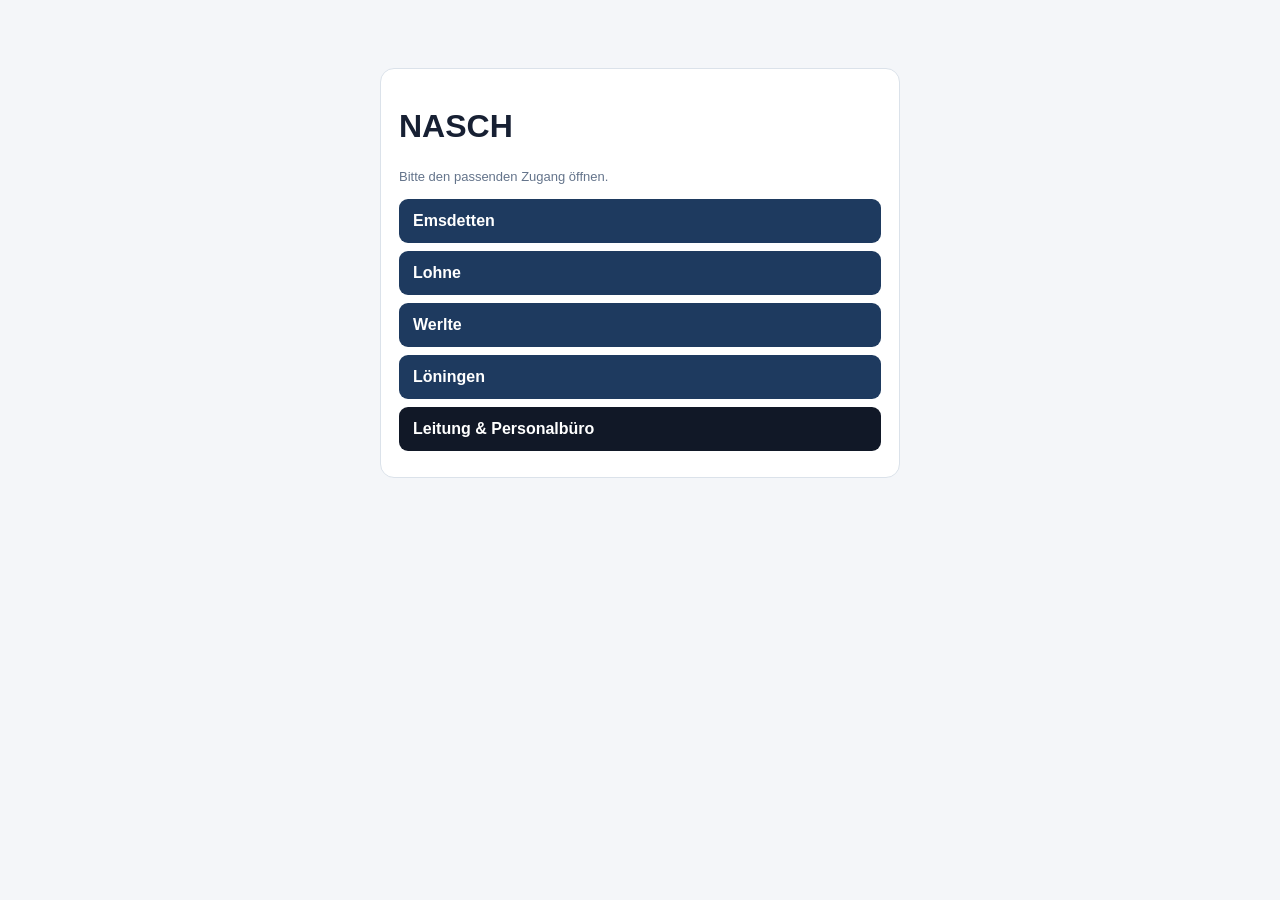
<file: index.html>
<!doctype html><html lang="de"><head><meta charset="utf-8"><meta name="viewport" content="width=device-width,initial-scale=1"><title>NASCH</title><style>body{font-family:Arial;background:#f4f6f9;color:#172033;margin:0}.w{max-width:520px;margin:48px auto;padding:20px}.c{background:#fff;border:1px solid #dbe2ea;border-radius:14px;padding:18px}.a{display:block;padding:13px 14px;margin:8px 0;border-radius:9px;background:#1e3a5f;color:#fff;text-decoration:none;font-weight:700}.m{background:#111827}.sub{color:#64748b;font-size:13px;line-height:1.5}</style><link rel="stylesheet" href="./nasch-v2934.css">
</head><body><div class="w"><div class="c"><h1>NASCH</h1><p class="sub">Bitte den passenden Zugang öffnen.</p><a class="a" href="emsdetten.html">Emsdetten</a><a class="a" href="lohne.html">Lohne</a><a class="a" href="werlte.html">Werlte</a><a class="a" href="loeningen.html">Löningen</a><a class="a m" href="leitung.html">Leitung & Personalbüro</a></div></div><script src="./nasch-v2934.js"></script>

<!-- NASCH v29.28 · Stundenübersicht / Stundenzettel Rollenrechte -->
<style id="nasch-v2928-hours-overview-css">
  .n297-overview-table{width:100%;border-collapse:collapse;font-size:11px;min-width:640px}
  .n297-overview-table th{padding:7px 8px;text-align:left;background:#f8fafc;white-space:nowrap}
  .n297-overview-table td{padding:8px;border-top:1px solid var(--border);vertical-align:top}
  .n297-overview-table .r{text-align:right;white-space:nowrap}
  .n297-summary{display:grid;grid-template-columns:repeat(2,minmax(0,1fr));gap:7px;margin-top:9px}
  .n297-summary>div{background:#f8fafc;border:1px solid var(--border);border-radius:9px;padding:8px 9px}
  .n297-summary small{display:block;color:var(--muted);font-size:9px;margin-bottom:2px}
  .n297-summary strong{font-size:12px;color:var(--navy)}
  .n297-detail-btn{border:1px solid var(--border);background:#fff;border-radius:8px;padding:5px 8px;font-size:10px;font-weight:700;color:var(--navy);cursor:pointer}
  @media(min-width:650px){.n297-summary{grid-template-columns:repeat(5,minmax(0,1fr))}}
</style>
<script id="nasch-v2928-hours-overview-js">
(()=>{
  const VERSION='29.28';
  const esc=v=>String(v??'').replace(/[&<>"']/g,c=>({'&':'&amp;','<':'&lt;','>':'&gt;','"':'&quot;',"'":'&#39;'}[c]));
  const uidNow=()=>String(window.AppState?.currentUserId||'');
  const currentUser=()=>window.USERS?.[uidNow()]||window.AppState?.currentUser||null;
  const isCentral=()=>{try{return window.BranchSandbox?.isCentral?.(uidNow())===true}catch(_){return false}};
  const isOffice=()=>{try{return window.BranchSandbox?.isOffice?.(uidNow())===true}catch(_){return false}};
  const isBranchAdmin=()=>{const u=currentUser();return !!u&&u.role==='admin'&&!isCentral()&&!isOffice()};
  const isDeputy=()=>{try{return !isBranchAdmin()&&window.NaschDeputyFeature?.isDeputy?.(uidNow())===true}catch(_){return false}};
  const de2=n=>(Math.round((Number(n)||0)*100)/100).toFixed(2).replace('.',',');
  const pauseDecimal=min=>de2((Number(min)||0)/60);
  const days=n=>`${n} ${n===1?'Tag':'Tage'}`;
  const monthValue=()=>`${new Date().getFullYear()}-${String(new Date().getMonth()+1).padStart(2,'0')}`;
  const eligible=uid=>{try{return typeof getEmployeeSurchargeEnabled==='function'&&!!getEmployeeSurchargeEnabled(uid)}catch(_){return false}};
  const activeEmployees=()=>{try{return typeof activeEmployeeEntries==='function'?activeEmployeeEntries():(typeof getOrderedUserEntries==='function'?getOrderedUserEntries():Object.entries(USERS||{})).filter(([id,u])=>u&&u.name&&u.role!=='office'&&!['BU','SYS'].includes(u.typ||''))}catch(_){return []}};
  function rowStatus(r){const t=String(r?.shiftType||'');if(t==='K')return'Krank';if(t==='U')return'Urlaub';if(t==='KK')return'Kind krank';if(t==='BS')return'Berufsschule';return String(r?.displayStatus||r?.status||'')}
  function isWorked(r){return (Array.isArray(r?.ranges)&&r.ranges.length>0)||(Number(r?.net)||0)>0||r?.corrected===true}
  function isRelevantAbsence(r){return ['K','U','KK','BS'].includes(String(r?.shiftType||''))}
  function noHourStatus(r){return ['K','U','KK'].includes(String(r?.shiftType||''))}
  function visibleRows(data){return (data?.rows||[]).filter(r=>isWorked(r)||isRelevantAbsence(r))}
  function hoursCell(r){return !noHourStatus(r)&&isWorked(r)?de2(r.net):'–'}
  function timeCell(r){if(noHourStatus(r))return rowStatus(r)||'–';if(isWorked(r)&&Array.isArray(r.ranges)&&r.ranges.length)return r.ranges.map(x=>`${x[0]}–${x[1]}`).join(' / ')+(r.corrected?' · korrigiert':'');return rowStatus(r)||'–'}
  function surchargeCell(r,key){if(noHourStatus(r)||!isWorked(r))return'–';const v=Number(r?.[key])||0;return v>0?de2(v):'–'}
  function absenceCounts(data){let krank=0,urlaub=0,kk=0;for(const r of data?.rows||[]){const t=String(r?.shiftType||'');if(t==='K')krank++;else if(t==='U')urlaub++;else if(t==='KK')kk++;}return{krank,urlaub,kk}}
  function pauseTotal(data){return (data?.rows||[]).reduce((s,r)=>s+(!noHourStatus(r)&&isWorked(r)?Number(r.pauseMin)||0:0),0)}
  function monthOptions(id,value){const now=new Date(),opts=[];for(let i=-12;i<=1;i++){const d=new Date(now.getFullYear(),now.getMonth()+i,1),v=`${d.getFullYear()}-${String(d.getMonth()+1).padStart(2,'0')}`,l=d.toLocaleDateString('de-DE',{month:'long',year:'numeric'});opts.push(`<option value="${v}"${v===value?' selected':''}>${esc(l)}</option>`)}return `<select id="${id}">${opts.join('')}</select>`}
  async function dataFor(uid,ym){const [y,m]=String(ym||monthValue()).split('-').map(Number);const fn=window.NaschMonthlyTimesheet?.monthData;if(typeof fn!=='function')throw new Error('Monatsdaten sind noch nicht geladen.');return fn(String(uid),y,m)}
  function employeeTable(data,uid){const showS=eligible(uid),rows=visibleRows(data),c=absenceCounts(data),p=pauseTotal(data);let body='';for(const r of rows){const date=new Date(`${r.date}T12:00:00`).toLocaleDateString('de-DE',{weekday:'short',day:'2-digit',month:'2-digit'});body+=`<tr><td><strong>${esc(date)}</strong>${r.holiday?`<div style="font-size:9px;color:var(--muted)">${esc(r.holiday)}</div>`:''}</td><td>${esc(timeCell(r))}</td><td class="r">${(!noHourStatus(r)&&isWorked(r))?pauseDecimal(r.pauseMin):'–'}</td><td class="r"><strong>${hoursCell(r)}</strong></td>${showS?`<td class="r">${surchargeCell(r,'p25')}</td><td class="r">${surchargeCell(r,'p50')}</td>`:''}</tr>`}
    if(!body)body=`<tr><td colspan="${showS?6:4}" style="text-align:center;color:var(--muted);padding:16px">Für diesen Monat sind keine relevanten Einträge vorhanden.</td></tr>`;
    return `<div style="overflow-x:auto"><table class="n297-overview-table" style="min-width:${showS?'700':'520'}px"><thead><tr><th>Datum</th><th>Arbeitszeit / Status</th><th class="r">Pause</th><th class="r">Stunden</th>${showS?'<th class="r">25 %</th><th class="r">50 %</th>':''}</tr></thead><tbody>${body}</tbody></table></div><div class="n297-summary"><div><small>Gearbeitet</small><strong>${de2(data.worked)} h</strong></div><div><small>Pause</small><strong>${pauseDecimal(p)} h</strong></div><div><small>Krank</small><strong>${days(c.krank)}</strong></div><div><small>Urlaub</small><strong>${days(c.urlaub)}</strong></div>${showS?`<div><small>Zuschläge</small><strong>25 % ${de2(data.p25)} · 50 % ${de2(data.p50)}</strong></div>`:''}</div><div style="font-size:9px;color:var(--muted);margin-top:8px">Leere/freie Tage werden ausgeblendet. Krank und Urlaub erscheinen nur als Status und ohne Stunden. Pause wird als Dezimalstunde angezeigt (30 Min. = 0,50).</div>`
  }
  async function renderEmployeeOverview(){const box=document.getElementById('personalDailyHours');if(!box||!uidNow())return;const sel=document.getElementById('n293EmpMonth'),ym=sel?.value||monthValue();box.innerHTML='<div class="card-b" style="color:var(--muted)">Stundenübersicht wird geladen …</div>';try{const data=await dataFor(uidNow(),ym);box.innerHTML=employeeTable(data,uidNow())}catch(e){box.innerHTML=`<div class="card-b" style="color:#b91c1c">Stundenübersicht konnte nicht geladen werden: ${esc(e.message||e)}</div>`}}
  function ensureEmployeePage(){const p=document.getElementById('pgStunden');if(!p)return;const topWarn=p.querySelector(':scope > .banner.bwarn');if(topWarn)topWarn.style.display='none';const stats=p.querySelector(':scope > .stat-grid');if(stats)stats.style.display='none';const box=document.getElementById('personalDailyHours'),card=box?.closest('.card');if(card){const t=card.querySelector('.card-t');if(t)t.textContent='📋 Stundenübersicht';}const pdf=document.getElementById('personalTimesheetPdfCard');if(pdf)pdf.style.setProperty('display','none','important');const mon=document.getElementById('n293EmployeeMonthly');if(mon){const h=mon.querySelector('.n293-head');if(h)h.textContent='✍️ Monatsbestätigung';}setTimeout(renderEmployeeOverview,0)}
  function ensureAdminOverviewPage(){if(document.getElementById('pgAdminHours'))return;const anchor=document.getElementById('pgAdminStz');if(!anchor)return;const p=document.createElement('div');p.className='page';p.id='pgAdminHours';p.innerHTML=`<div class="back" onclick="goTo('pgAdmin','Admin')">‹ Zurück</div><div class="sec">Stundenübersicht · alle Mitarbeiter</div><div class="card" style="margin-bottom:10px"><div class="card-b"><label style="margin-top:0">Monat</label>${monthOptions('n297AdminMonth',monthValue())}</div></div><div id="n297AdminSummary"></div><div id="n297AdminDetail"></div>`;anchor.parentNode.insertBefore(p,anchor);p.querySelector('#n297AdminMonth')?.addEventListener('change',renderAdminOverview)}
  function ensureAdminMenu(){const menu=document.querySelector('#pgAdmin .menu-list');if(!menu)return;let stz=[...menu.querySelectorAll('.mi')].find(x=>/Stundenzettel/i.test(x.textContent||''));if(stz&&!stz.id)stz.id='adminTimesheetMenu';if(stz&&stz.dataset.n297!=='1'){stz.dataset.n297='1';stz.setAttribute('onclick',"goTo('pgAdminStz','Stundenzettel')");}let h=document.getElementById('adminHoursOverviewMenu');if(!h&&stz){h=document.createElement('div');h.className='mi';h.id='adminHoursOverviewMenu';h.setAttribute('onclick',"goTo('pgAdminHours','Stundenübersicht');setTimeout(()=>window.NaschHoursOverview?.renderAdmin?.(),0)");h.innerHTML='<div class="mi-icon" style="background:#E6F1FB;">⏱</div><span class="mi-lbl">Stundenübersicht</span><span class="mi-arr">›</span>';stz.parentNode.insertBefore(h,stz)}
    if(h)h.style.display=isBranchAdmin()?'flex':'none';if(stz){stz.style.display=(isBranchAdmin()||isDeputy())?'flex':'none';const lbl=stz.querySelector('.mi-lbl');if(lbl)lbl.textContent='Stundenzettel';stz.setAttribute('onclick',"goTo('pgAdminStz','Stundenzettel')")}}
  async function renderAdminOverview(){const host=document.getElementById('n297AdminSummary');if(!host)return;if(!isBranchAdmin()){host.innerHTML='<div class="banner bwarn"><span>🔒</span><span>Diese Übersicht ist nur für den Admin / die Filialleitung verfügbar.</span></div>';return}const ym=document.getElementById('n297AdminMonth')?.value||monthValue(),entries=activeEmployees();host.innerHTML='<div class="card"><div class="card-b" style="color:var(--muted)">Monatsübersicht wird geladen …</div></div>';try{const data=await Promise.all(entries.map(async([uid,u])=>[uid,u,await dataFor(uid,ym)]));let rows='';for(const [uid,u,d] of data){const c=absenceCounts(d),p=pauseTotal(d),showS=eligible(uid);rows+=`<tr><td><strong>${esc(u.name)}</strong><div style="font-size:9px;color:var(--muted)">${esc(u.label||u.typ||'')}</div></td><td class="r"><strong>${de2(d.worked)}</strong></td><td class="r">${pauseDecimal(p)}</td><td class="r">${days(c.krank)}</td><td class="r">${days(c.urlaub)}</td><td class="r">${showS?de2(d.p25):'–'}</td><td class="r">${showS?de2(d.p50):'–'}</td><td class="r"><button class="n297-detail-btn" onclick="NaschHoursOverview.showEmployee('${esc(uid)}')">Details</button></td></tr>`}host.innerHTML=`<div class="banner binfo" style="margin-bottom:8px"><span>⏱</span><span>Allgemeine Monats-Stundenübersicht aller aktiven Mitarbeiter. Krank und Urlaub werden als Tage, nicht als Stunden dargestellt.</span></div><div class="card"><div class="card-b" style="overflow-x:auto;padding:0"><table class="n297-overview-table" style="min-width:760px"><thead><tr><th>Mitarbeiter</th><th class="r">Gearbeitet</th><th class="r">Pause</th><th class="r">Krank</th><th class="r">Urlaub</th><th class="r">25 %</th><th class="r">50 %</th><th></th></tr></thead><tbody>${rows||'<tr><td colspan="8">Keine Mitarbeiter.</td></tr>'}</tbody></table></div></div><div style="font-size:9px;color:var(--muted);margin-top:7px">Stunden und Pausen werden dezimal angezeigt. Zuschläge erscheinen nur bei Mitarbeitern mit aktivierter Zuschlagsberechtigung.</div>`}catch(e){host.innerHTML=`<div class="banner bwarn"><span>⚠️</span><span>${esc(e.message||e)}</span></div>`}}
  async function showEmployee(uid){if(!isBranchAdmin())return;const host=document.getElementById('n297AdminDetail');if(!host)return;const ym=document.getElementById('n297AdminMonth')?.value||monthValue();host.innerHTML='<div class="card"><div class="card-b" style="color:var(--muted)">Details werden geladen …</div></div>';try{const d=await dataFor(uid,ym),u=USERS?.[uid]||{};host.innerHTML=`<div class="sec" style="margin-top:14px">${esc(u.name||uid)} · Detailübersicht</div><div class="card"><div class="card-b">${employeeTable(d,uid)}</div></div>`;host.scrollIntoView({behavior:'smooth',block:'start'})}catch(e){host.innerHTML=`<div class="banner bwarn"><span>⚠️</span><span>${esc(e.message||e)}</span></div>`}}
  function restrictTimesheets(){const p=document.getElementById('pgAdminStz');if(!p)return;const pageBanner=p.querySelector(':scope > .banner.binfo');if(pageBanner&&isDeputy())pageBanner.innerHTML='<span>📄</span><span>Stundenzettel ansehen und nach gültiger Mitarbeiter-Unterschrift gegenzeichnen. PDF-Speichern ist erlaubt; Mailversand bleibt der Filialleitung vorbehalten.</span>';const daily=document.getElementById('adminDailyHours');if(daily){daily.style.display='none';const sec=daily.previousElementSibling;if(sec&&/Stundenzettel|Stunden/i.test(sec.textContent||''))sec.style.display='none'}const monthly=document.getElementById('n293AdminMonthly');if(monthly){const mh=monthly.querySelector('.n293-head');if(mh&&isDeputy())mh.textContent='📄 Monats-Stundenzettel · Gegenzeichnung';else if(mh&&isBranchAdmin())mh.textContent='📄 Monats-Stundenzettel · Filiale';const pdf=[...monthly.querySelectorAll('button')].find(b=>/^PDF$/i.test((b.textContent||'').trim()));if(pdf)pdf.style.display=(isBranchAdmin()||isDeputy())?'':'none'}const office=document.getElementById('n293OfficeMonthly');if(office&&isOffice())office.style.removeProperty('display')}
  function renameEmployeeMenu(){const items=[...document.querySelectorAll('#pgProfil .mi')];for(const x of items){if(/Stundenzettel/i.test(x.textContent||'')){const l=x.querySelector('.mi-lbl');if(l)l.textContent='Stundenübersicht';x.setAttribute('onclick',"goTo('pgStunden','Stundenübersicht')")}}}
  function guardPdf(){const canRead=()=>isBranchAdmin()||isDeputy()||isOffice();if(window.NaschTimesheetPDF&&!window.NaschTimesheetPDF.__n298){const api=window.NaschTimesheetPDF;['openOwn','openOfficeSelected','openSelected','openAll'].forEach(k=>{if(typeof api[k]==='function'){const old=api[k];api[k]=function(){if(!canRead()){alert('Keine Berechtigung für Stundenzettel/PDF-Nachweise.');return}return old.apply(this,arguments)}}});api.__n298=true}}
  function syncMonth(){const s=document.getElementById('n293EmpMonth');if(s&&!s.dataset.n297){s.dataset.n297='1';s.addEventListener('change',()=>setTimeout(renderEmployeeOverview,0))}}
  function apply(){renameEmployeeMenu();ensureAdminOverviewPage();ensureAdminMenu();ensureEmployeePage();restrictTimesheets();guardPdf();syncMonth()}
  const oldGo=window.goTo;if(typeof oldGo==='function'&&!oldGo.__n297){const fn=function(pg,title){if(pg==='pgAdminHours'&&!isBranchAdmin()){alert('Die allgemeine Stundenübersicht aller Mitarbeiter ist nur für den Admin / die Filialleitung verfügbar.');return}if(pg==='pgAdminStz'&&!(isBranchAdmin()||isDeputy())){alert('Dieser Bereich ist nicht freigegeben.');return}const r=oldGo.apply(this,arguments);setTimeout(()=>{apply();if(pg==='pgStunden')renderEmployeeOverview();if(pg==='pgAdminHours')renderAdminOverview()},20);return r};fn.__n297=true;window.goTo=fn;try{goTo=fn}catch(_){}}
  const oldStart=window.startApp;if(typeof oldStart==='function'&&!oldStart.__n297){const fn=function(){const r=oldStart.apply(this,arguments);setTimeout(apply,350);return r};fn.__n297=true;window.startApp=fn;try{startApp=fn}catch(_){}}
  const obs=new MutationObserver(()=>{const o=document.getElementById('n293OfficeMonthly');if(o&&isOffice())o.style.removeProperty('display');const e=document.getElementById('n293EmployeeMonthly');if(e){const h=e.querySelector('.n293-head');if(h&&/Arbeitszeiten/.test(h.textContent||''))h.textContent='✍️ Monatsbestätigung'}restrictTimesheets();syncMonth()});
  document.addEventListener('DOMContentLoaded',()=>{apply();obs.observe(document.body,{childList:true,subtree:true});setTimeout(apply,400)},{once:true});setTimeout(apply,120);
  window.NaschHoursOverview={renderEmployee:renderEmployeeOverview,renderAdmin:renderAdminOverview,showEmployee,isBranchAdmin};
  console.info('NASCH v'+VERSION+' Stundenübersicht/Stundenzettel-Rollenrechte aktiv');
})();
</script>
</body></html>
</file>
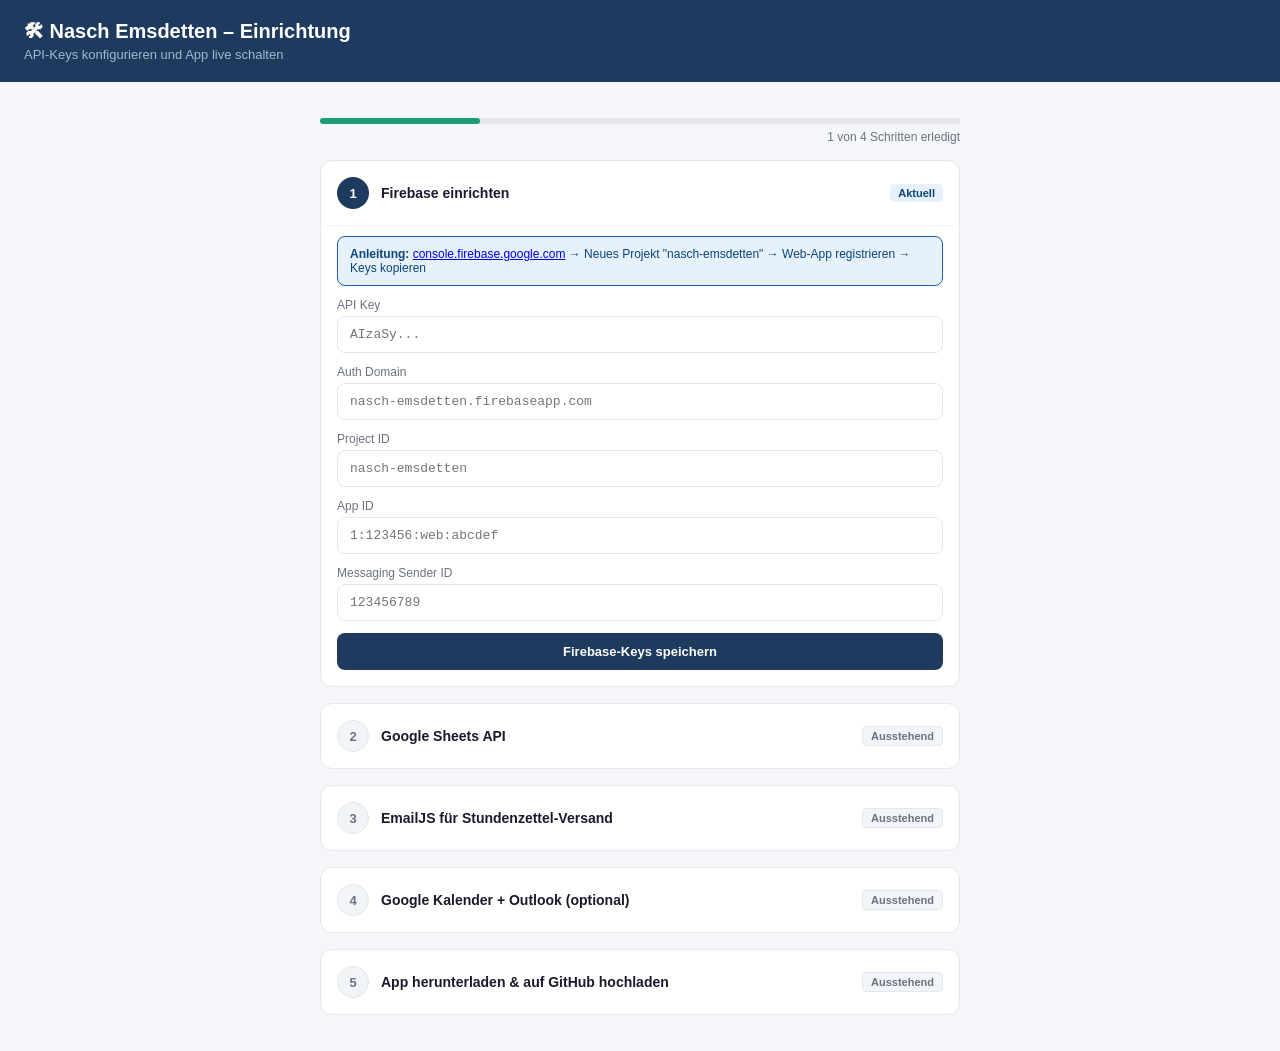
<file: setup.html>
<!DOCTYPE html>
<html lang="de">
<head>
  <meta charset="UTF-8">
  <meta name="viewport" content="width=device-width, initial-scale=1.0">
  <title>Nasch Emsdetten – Einrichtung</title>
  <style>
    *, *::before, *::after { box-sizing: border-box; margin: 0; padding: 0; }
    body { font-family: -apple-system, BlinkMacSystemFont, 'Segoe UI', sans-serif; background: #f4f6f9; color: #1a1a2e; }
    .header { background: #1e3a5f; padding: 20px 24px; color: #fff; }
    .header h1 { font-size: 20px; font-weight: 700; }
    .header p  { font-size: 13px; color: #a0b8d0; margin-top: 4px; }
    .container { max-width: 680px; margin: 0 auto; padding: 20px; }

    .step { background: #fff; border-radius: 12px; border: 1px solid #e5e7eb; margin-bottom: 16px; overflow: hidden; }
    .step-header { display: flex; align-items: center; gap: 12px; padding: 16px; cursor: pointer; }
    .step-num { width: 32px; height: 32px; border-radius: 50%; display: flex; align-items: center; justify-content: center; font-size: 13px; font-weight: 700; flex-shrink: 0; }
    .num-done    { background: #1D9E75; color: #fff; }
    .num-active  { background: #1e3a5f; color: #fff; }
    .num-pending { background: #f1f5f9; color: #6b7280; border: 1px solid #e5e7eb; }
    .step-title  { font-size: 14px; font-weight: 600; flex: 1; }
    .step-badge  { font-size: 11px; border-radius: 4px; padding: 3px 8px; font-weight: 600; }
    .sb-done   { background: #E1F5EE; color: #085041; }
    .sb-active { background: #E6F1FB; color: #0C447C; }
    .sb-pend   { background: #f1f5f9; color: #6b7280; border: 1px solid #e5e7eb; }
    .step-body { padding: 0 16px 16px; border-top: 1px solid #f1f5f9; display: none; }
    .step-body.open { display: block; }

    label { display: block; font-size: 12px; color: #6b7280; margin: 12px 0 4px; }
    input[type=text], input[type=password] {
      width: 100%; padding: 10px 12px; border: 1px solid #e5e7eb;
      border-radius: 8px; font-size: 13px; font-family: monospace;
    }
    input:focus { outline: 2px solid #1e3a5f; border-color: transparent; }
    .hint { font-size: 11px; color: #9ca3af; margin-top: 4px; }
    .hint a { color: #185FA5; }

    .btn { border: none; border-radius: 8px; padding: 11px 18px; font-size: 13px; font-weight: 600; cursor: pointer; width: 100%; margin-top: 12px; }
    .btn-primary { background: #1e3a5f; color: #fff; }
    .btn-success { background: #1D9E75; color: #fff; }
    .btn-outline { background: #fff; border: 1px solid #e5e7eb; color: #1a1a2e; }

    .ok-box   { background: #E1F5EE; border: 1px solid #1D9E75; border-radius: 8px; padding: 10px 12px; font-size: 12px; color: #085041; margin-top: 10px; display: none; }
    .err-box  { background: #FCEBEB; border: 1px solid #F09595; border-radius: 8px; padding: 10px 12px; font-size: 12px; color: #791F1F; margin-top: 10px; display: none; }
    .info-box { background: #E6F1FB; border: 1px solid #185FA5; border-radius: 8px; padding: 10px 12px; font-size: 12px; color: #0C447C; margin-top: 10px; }

    .progress-bar { height: 6px; background: #e5e7eb; border-radius: 3px; margin: 16px 0; }
    .progress-fill { height: 100%; background: #1D9E75; border-radius: 3px; transition: width 0.4s; }

    .keys-list { background: #f8fafc; border-radius: 8px; padding: 12px; margin-top: 10px; }
    .key-row { display: flex; justify-content: space-between; font-size: 12px; padding: 5px 0; border-bottom: 1px solid #e5e7eb; }
    .key-row:last-child { border-bottom: none; }
    .key-name { color: #6b7280; }
    .key-status { font-weight: 600; }
    .ks-ok   { color: #085041; }
    .ks-miss { color: #791F1F; }

    .download-btn { background: #1e3a5f; color: #fff; border: none; border-radius: 8px; padding: 14px; font-size: 14px; font-weight: 600; cursor: pointer; width: 100%; margin-top: 4px; }
    .download-btn:hover { background: #2d5285; }

    .deploy-steps { counter-reset: step; }
    .deploy-step { display: flex; gap: 10px; margin-bottom: 12px; }
    .deploy-num { background: #1e3a5f; color: #fff; border-radius: 50%; width: 22px; height: 22px; font-size: 11px; font-weight: 700; display: flex; align-items: center; justify-content: center; flex-shrink: 0; margin-top: 1px; }
    .deploy-text { font-size: 13px; line-height: 1.5; }
    code { background: #f1f5f9; border-radius: 4px; padding: 1px 5px; font-family: monospace; font-size: 12px; }
  </style>
</head>
<body>

<div class="header">
  <h1>🛠 Nasch Emsdetten – Einrichtung</h1>
  <p>API-Keys konfigurieren und App live schalten</p>
</div>

<div class="container">

  <div class="progress-bar">
    <div class="progress-fill" id="progressFill" style="width:0%"></div>
  </div>
  <p style="font-size:12px;color:#6b7280;text-align:right;margin-top:-10px;margin-bottom:16px;" id="progressText">0 von 5 Schritten erledigt</p>

  <!-- ── SCHRITT 1: Firebase ─────────────────────────────── -->
  <div class="step" id="step1">
    <div class="step-header" onclick="toggleStep(1)">
      <div class="step-num num-active" id="sn1">1</div>
      <div class="step-title">Firebase einrichten</div>
      <span class="step-badge sb-active" id="sb1">Aktuell</span>
    </div>
    <div class="step-body open" id="sb1body">
      <div class="info-box">
        <strong>Anleitung:</strong> <a href="https://console.firebase.google.com" target="_blank">console.firebase.google.com</a> → Neues Projekt "nasch-emsdetten" → Web-App registrieren → Keys kopieren
      </div>
      <label>API Key</label>
      <input type="text" id="fb_apiKey" placeholder="AIzaSy..." oninput="pruefeKeys()">
      <label>Auth Domain</label>
      <input type="text" id="fb_authDomain" placeholder="nasch-emsdetten.firebaseapp.com" oninput="pruefeKeys()">
      <label>Project ID</label>
      <input type="text" id="fb_projectId" placeholder="nasch-emsdetten" oninput="pruefeKeys()">
      <label>App ID</label>
      <input type="text" id="fb_appId" placeholder="1:123456:web:abcdef" oninput="pruefeKeys()">
      <label>Messaging Sender ID</label>
      <input type="text" id="fb_senderId" placeholder="123456789" oninput="pruefeKeys()">
      <div class="ok-box"  id="fb_ok">✓ Firebase-Keys gespeichert</div>
      <div class="err-box" id="fb_err">Bitte alle Felder ausfüllen</div>
      <button class="btn btn-primary" onclick="speicherFirebase()">Firebase-Keys speichern</button>
    </div>
  </div>

  <!-- ── SCHRITT 2: Google Sheets ───────────────────────── -->
  <div class="step" id="step2">
    <div class="step-header" onclick="toggleStep(2)">
      <div class="step-num num-pending" id="sn2">2</div>
      <div class="step-title">Google Sheets API</div>
      <span class="step-badge sb-pend" id="sb2">Ausstehend</span>
    </div>
    <div class="step-body" id="sb2body">
      <div class="info-box">
        <strong>Anleitung:</strong> <a href="https://console.cloud.google.com" target="_blank">console.cloud.google.com</a> → APIs & Dienste → Google Sheets API aktivieren → API-Key erstellen
      </div>
      <label>Google Sheets API Key</label>
      <input type="text" id="sheets_key" placeholder="AIzaSy..." oninput="pruefeKeys()">
      <p class="hint">Diesen Key nur auf Google Sheets API einschränken für mehr Sicherheit.</p>
      <label>Google Sheet ID (aus der URL deines Sheets)</label>
      <input type="text" id="sheets_id" placeholder="1F9XbgCRx15P1VVd6ZxhAU8mGDo1IFzUCg0KIfGyVST4" oninput="pruefeKeys()">
      <p class="hint">Die lange ID aus der Sheet-URL zwischen /d/ und /edit</p>
      <div class="ok-box"  id="sheets_ok">✓ Sheets-Konfiguration gespeichert</div>
      <div class="err-box" id="sheets_err">Bitte beide Felder ausfüllen</div>
      <button class="btn btn-primary" onclick="speicherSheets()">Sheets-Keys speichern</button>
    </div>
  </div>

  <!-- ── SCHRITT 3: EmailJS ─────────────────────────────── -->
  <div class="step" id="step3">
    <div class="step-header" onclick="toggleStep(3)">
      <div class="step-num num-pending" id="sn3">3</div>
      <div class="step-title">EmailJS für Stundenzettel-Versand</div>
      <span class="step-badge sb-pend" id="sb3">Ausstehend</span>
    </div>
    <div class="step-body" id="sb3body">
      <div class="info-box">
        <strong>Anleitung:</strong> <a href="https://www.emailjs.com" target="_blank">emailjs.com</a> → Kostenloses Konto → Gmail verbinden → Template erstellen (siehe EMAILJS_SETUP.md)
      </div>
      <label>EmailJS Public Key</label>
      <input type="text" id="ej_key" placeholder="user_xxxxx" oninput="pruefeKeys()">
      <label>EmailJS Service ID</label>
      <input type="text" id="ej_service" placeholder="nasch_emsdetten" oninput="pruefeKeys()">
      <label>EmailJS Template ID</label>
      <input type="text" id="ej_template" placeholder="template_xxxxx" oninput="pruefeKeys()">
      <div class="ok-box"  id="ej_ok">✓ EmailJS-Konfiguration gespeichert</div>
      <div class="err-box" id="ej_err">Bitte alle Felder ausfüllen</div>
      <button class="btn btn-primary" onclick="speicherEmail()">EmailJS-Keys speichern</button>
    </div>
  </div>

  <!-- ── SCHRITT 4: Kalender ────────────────────────────── -->
  <div class="step" id="step4">
    <div class="step-header" onclick="toggleStep(4)">
      <div class="step-num num-pending" id="sn4">4</div>
      <div class="step-title">Google Kalender + Outlook (optional)</div>
      <span class="step-badge sb-pend" id="sb4">Ausstehend</span>
    </div>
    <div class="step-body" id="sb4body">
      <div class="info-box">
        Kalender-Sync ist optional. Die App funktioniert auch ohne.<br><br>
        <strong>Google:</strong> <a href="https://console.cloud.google.com" target="_blank">console.cloud.google.com</a> → OAuth Client ID erstellen (Web-App)<br>
        <strong>Outlook:</strong> <a href="https://portal.azure.com" target="_blank">portal.azure.com</a> → App-Registrierung → Client ID kopieren
      </div>
      <label>Google Client ID (für Kalender-OAuth)</label>
      <input type="text" id="cal_googleId" placeholder="123456-xxxx.apps.googleusercontent.com" oninput="pruefeKeys()">
      <label>Google API Key (für Kalender)</label>
      <input type="text" id="cal_googleKey" placeholder="AIzaSy..." oninput="pruefeKeys()">
      <label>Azure App ID (für Outlook – nur Führungskräfte)</label>
      <input type="text" id="cal_azureId" placeholder="xxxxxxxx-xxxx-xxxx-xxxx-xxxxxxxxxxxx" oninput="pruefeKeys()">
      <p class="hint">Felder leer lassen wenn Kalender-Sync nicht genutzt werden soll.</p>
      <div class="ok-box"  id="cal_ok">✓ Kalender-Konfiguration gespeichert</div>
      <button class="btn btn-primary" onclick="speicherKalender()">Speichern (oder überspringen)</button>
    </div>
  </div>

  <!-- ── SCHRITT 5: Download & GitHub ───────────────────── -->
  <div class="step" id="step5">
    <div class="step-header" onclick="toggleStep(5)">
      <div class="step-num num-pending" id="sn5">5</div>
      <div class="step-title">App herunterladen &amp; auf GitHub hochladen</div>
      <span class="step-badge sb-pend" id="sb5">Ausstehend</span>
    </div>
    <div class="step-body" id="sb5body">

      <div class="keys-list" id="keySummary">
        <div style="font-size:12px;font-weight:600;margin-bottom:8px;">Konfiguration – Übersicht:</div>
        <div class="key-row"><span class="key-name">Firebase</span><span class="key-status ks-miss" id="sum_fb">❌ Fehlt</span></div>
        <div class="key-row"><span class="key-name">Google Sheets</span><span class="key-status ks-miss" id="sum_sh">❌ Fehlt</span></div>
        <div class="key-row"><span class="key-name">EmailJS</span><span class="key-status ks-miss" id="sum_ej">❌ Fehlt</span></div>
        <div class="key-row"><span class="key-name">Kalender (optional)</span><span class="key-status" id="sum_cal" style="color:#6b7280;">– Übersprungen</span></div>
      </div>

      <button class="download-btn" id="downloadBtn" onclick="generiereUndLade()" disabled style="opacity:0.5;cursor:not-allowed;">
        ⬇ App mit allen Keys herunterladen
      </button>

      <div style="height:1px;background:#e5e7eb;margin:20px 0;"></div>

      <div style="font-size:13px;font-weight:600;margin-bottom:12px;">GitHub Deployment – Schritt für Schritt:</div>
      <div class="deploy-steps">
        <div class="deploy-step">
          <div class="deploy-num">1</div>
          <div class="deploy-text"><strong>GitHub Account erstellen:</strong> <a href="https://github.com/join" target="_blank" style="color:#185FA5;">github.com/join</a> (kostenlos)</div>
        </div>
        <div class="deploy-step">
          <div class="deploy-num">2</div>
          <div class="deploy-text"><strong>Repository anlegen:</strong> <a href="https://github.com/new" target="_blank" style="color:#185FA5;">github.com/new</a> → Name: <code>nasch-emsdetten.github.io</code> → Public → Create</div>
        </div>
        <div class="deploy-step">
          <div class="deploy-num">3</div>
          <div class="deploy-text"><strong>Dateien hochladen:</strong> Im Repository → "uploading an existing file" klicken → ZIP entpacken → Alle Dateien hineinziehen → Commit changes</div>
        </div>
        <div class="deploy-step">
          <div class="deploy-num">4</div>
          <div class="deploy-text"><strong>GitHub Pages aktivieren:</strong> Settings → Pages → Source: Deploy from branch → Branch: main → Save</div>
        </div>
        <div class="deploy-step">
          <div class="deploy-num">5</div>
          <div class="deploy-text"><strong>2–3 Minuten warten</strong> → App live unter: <code>nasch-emsdetten.github.io</code> ✅</div>
        </div>
        <div class="deploy-step">
          <div class="deploy-num">6</div>
          <div class="deploy-text"><strong>Mitarbeiter anlegen:</strong> App öffnen → Browser-Konsole (F12) → <code>await Firebase_Setup.initMitarbeiter()</code> eingeben → Enter</div>
        </div>
      </div>

      <div style="background:#E1F5EE;border:1px solid #1D9E75;border-radius:8px;padding:12px;margin-top:16px;">
        <div style="font-size:13px;font-weight:600;color:#085041;margin-bottom:4px;">✅ Fertig! Erste Anmeldung:</div>
        <div style="font-size:12px;color:#085041;">PIN <strong>1001</strong> eingeben → Lee Ko (Admin)<br>Neue PIN setzen → App ist bereit!</div>
      </div>
    </div>
  </div>

</div>

<script>
const config = {};
const fertig = { fb:false, sh:false, ej:false, cal:true };

function toggleStep(n) {
  const body = document.getElementById('sb'+n+'body');
  body.classList.toggle('open');
}

function pruefeKeys() {
  const alle = fertig.fb && fertig.sh && fertig.ej;
  document.getElementById('downloadBtn').disabled = !alle;
  document.getElementById('downloadBtn').style.opacity = alle ? '1' : '0.5';
  document.getElementById('downloadBtn').style.cursor = alle ? 'pointer' : 'not-allowed';
  updateProgress();
  updateSummary();
}

function updateProgress() {
  const done = Object.values(fertig).filter(Boolean).length;
  const pct  = Math.round(done / Object.keys(fertig).length * 100);
  document.getElementById('progressFill').style.width = pct+'%';
  document.getElementById('progressText').textContent = `${done} von ${Object.keys(fertig).length} Schritten erledigt`;
}

function updateSummary() {
  const keys = {fb:'sum_fb',sh:'sum_sh',ej:'sum_ej',cal:'sum_cal'};
  Object.entries(keys).forEach(([k,id]) => {
    const el = document.getElementById(id);
    if(k==='cal') { el.textContent = fertig.cal ? '✓ Konfiguriert' : '– Übersprungen'; el.style.color = fertig.cal?'#085041':'#6b7280'; }
    else { el.textContent = fertig[k]?'✓ Fertig':'❌ Fehlt'; el.className='key-status '+(fertig[k]?'ks-ok':'ks-miss'); }
  });
}

function markStepDone(n) {
  document.getElementById('sn'+n).className='step-num num-done';
  document.getElementById('sn'+n).textContent='✓';
  document.getElementById('sb'+n).className='step-badge sb-done';
  document.getElementById('sb'+n).textContent='Erledigt';
  if(n<5) {
    document.getElementById('sn'+(n+1)).className='step-num num-active';
    document.getElementById('sb'+(n+1)).className='step-badge sb-active';
    document.getElementById('sb'+(n+1)).textContent='Aktuell';
    document.getElementById('sb'+(n+1)+'body').classList.add('open');
  }
}

function speicherFirebase() {
  const keys = ['fb_apiKey','fb_authDomain','fb_projectId','fb_appId','fb_senderId'];
  const vals = keys.map(k => document.getElementById(k).value.trim());
  if(vals.some(v=>!v)) { showBox('fb_err'); return; }
  config.firebase = { apiKey:vals[0], authDomain:vals[1], projectId:vals[2], appId:vals[3], messagingSenderId:vals[4] };
  fertig.fb = true;
  showBox('fb_ok');
  markStepDone(1);
  pruefeKeys();
}

function speicherSheets() {
  const key = document.getElementById('sheets_key').value.trim();
  const id  = document.getElementById('sheets_id').value.trim();
  if(!key||!id) { showBox('sheets_err'); return; }
  config.sheets = { key, id };
  fertig.sh = true;
  showBox('sheets_ok');
  markStepDone(2);
  pruefeKeys();
}

function speicherEmail() {
  const key = document.getElementById('ej_key').value.trim();
  const svc = document.getElementById('ej_service').value.trim();
  const tpl = document.getElementById('ej_template').value.trim();
  if(!key||!svc||!tpl) { showBox('ej_err'); return; }
  config.emailjs = { key, service:svc, template:tpl };
  fertig.ej = true;
  showBox('ej_ok');
  markStepDone(3);
  pruefeKeys();
}

function speicherKalender() {
  config.calendar = {
    googleClientId:  document.getElementById('cal_googleId').value.trim(),
    googleApiKey:    document.getElementById('cal_googleKey').value.trim(),
    azureClientId:   document.getElementById('cal_azureId').value.trim(),
  };
  fertig.cal = true;
  showBox('cal_ok');
  markStepDone(4);
  document.getElementById('sb5body').classList.add('open');
  pruefeKeys();
}

function showBox(id) {
  ['fb_ok','fb_err','sheets_ok','sheets_err','ej_ok','ej_err','cal_ok'].forEach(b => {
    document.getElementById(b).style.display = b===id?'block':'none';
  });
}

function generiereUndLade() {
  // Konfiguration als JSON ausgeben → wird in nächsten Schritten in App-Dateien eingefügt
  const blob = new Blob([JSON.stringify(config, null, 2)], {type:'application/json'});
  const a = document.createElement('a'); a.href = URL.createObjectURL(blob);
  a.download = 'nasch-config.json'; a.click();
  markStepDone(5);
  alert('✅ Konfiguration heruntergeladen!\n\nBitte die nasch-config.json an Claude schicken – dann werden die Keys automatisch in die App eingebaut und du bekommst das finale ZIP zum Hochladen auf GitHub.');
}

updateProgress();
</script>
</body>
</html>
</file>
<file: nasch-v2934.css>
/* v29.15 · PWA-Stabilität auf Mobilgeräten
   Normales Scrollen bleibt erlaubt; Overscroll darf keinen Browser-Reload / Pull-to-Refresh auslösen. */
html,body{overscroll-behavior-y:none!important;}
body{overscroll-behavior:none!important;}
.screen,.page-wrap{overscroll-behavior-y:contain;}

/* NASCH v29.15 · Startbild ohne weiße Ecken + Pull-to-Refresh gesperrt */
.n299-shift-actionbar{position:sticky!important;bottom:0!important;z-index:30;background:#fff!important;border-top:1px solid var(--border)!important;box-shadow:0 -8px 20px rgba(15,23,42,.08);padding-bottom:calc(12px + env(safe-area-inset-bottom,0px))!important}
.n299-team-dot{display:inline-block;width:8px;height:8px;border-radius:50%;background:#94a3b8;margin-right:5px;vertical-align:1px}.n299-team-dot.online{background:#16a34a;box-shadow:0 0 0 2px #dcfce7}
.n299-presence{font-size:10px;color:#64748b;white-space:nowrap}.n299-read{font-size:10px;color:#64748b;margin-top:3px}.n299-read.ok{color:#047857;font-weight:700}
.n299-hours{overflow-x:auto;border:1px solid var(--border);border-radius:10px;margin-top:9px}.n299-hours table{width:100%;border-collapse:collapse;font-size:10px;min-width:520px}.n299-hours th{background:#f8fafc;color:#334155;text-align:left;padding:7px;border-bottom:1px solid var(--border)}.n299-hours td{padding:6px 7px;border-bottom:1px solid var(--border)}.n299-hours td.r{text-align:right;white-space:nowrap}.n299-hours tr:last-child td{border-bottom:0}.n299-hours .muted{color:#64748b}.n299-hours .warn{color:#b45309;font-weight:700}
.n299-summary{display:grid;grid-template-columns:repeat(4,minmax(0,1fr));gap:6px;margin:9px 0}.n299-summary>div{background:#f8fafc;border:1px solid var(--border);border-radius:8px;padding:7px}.n299-summary span{display:block;font-size:8px;color:#64748b}.n299-summary strong{font-size:11px;color:#172033}
.n299-sig-open{width:100%;border:1px dashed #94a3b8;background:#f8fafc;color:#1e3a5f;border-radius:9px;padding:9px;font-size:11px;font-weight:800;cursor:pointer;margin:6px 0}
#n299SignatureOverlay{display:none;position:fixed;inset:0;z-index:12000;background:#0f172a;color:#fff;padding:env(safe-area-inset-top,0) env(safe-area-inset-right,0) env(safe-area-inset-bottom,0) env(safe-area-inset-left,0)}#n299SignatureOverlay.open{display:flex;flex-direction:column}.n299-sig-head{display:flex;align-items:center;gap:8px;padding:10px 12px;background:#111827}.n299-sig-head strong{flex:1}.n299-sig-head button,.n299-sig-foot button{border:0;border-radius:9px;padding:10px 13px;font-weight:800;cursor:pointer}.n299-sig-stage{flex:1;min-height:0;padding:8px;background:#e2e8f0;display:flex;align-items:stretch}.n299-sig-stage canvas{width:100%;height:100%;background:#fff;border-radius:10px;touch-action:none}.n299-sig-foot{display:flex;gap:8px;padding:10px 12px;background:#111827}.n299-sig-foot button{flex:1}.n299-sig-foot .primary{background:#16a34a;color:#fff}.n299-sig-foot .light{background:#fff;color:#172033}
.n299-notify-card{border:1px solid var(--border);border-radius:10px;background:#fff;padding:10px 12px;margin-top:9px}.n299-notify-row{display:flex;align-items:center;gap:8px}.n299-notify-row>div:first-child{flex:1}.n299-notify-card button{border:1px solid var(--border);background:#fff;color:#1e3a5f;border-radius:8px;padding:8px 10px;font-size:10px;font-weight:800;cursor:pointer}.n299-notify-card .on{background:#e1f5ee;color:#085041;border-color:#9bd8c4}.n299-note{font-size:9px;color:#64748b;line-height:1.4;margin-top:6px}
.n299-team-list .row{display:flex;align-items:center;gap:8px;padding:9px 0;border-bottom:1px solid var(--border);font-size:11px}.n299-team-list .row:last-child{border-bottom:0}.n299-team-list .name{flex:1;font-weight:700}.n299-team-list .last{font-size:10px;color:#64748b;text-align:right}
.n299-sick-row{padding:9px 0;border-bottom:1px solid var(--border)}.n299-sick-row:last-child{border-bottom:0}.n299-sick-grid{display:grid;grid-template-columns:1fr 90px auto;gap:7px;align-items:end;margin-top:6px}.n299-sick-grid input{width:100%;padding:8px;border:1px solid var(--border);border-radius:8px}.n299-sick-grid button{border:0;border-radius:8px;padding:9px 10px;background:#1e3a5f;color:#fff;font-size:10px;font-weight:800;cursor:pointer}.n299-sick-grid .revoke{background:#fff;color:#991b1b;border:1px solid #fecaca}
.n299-bound-kv{border-left:3px solid #eab308;padding-left:8px}.n299-status-chip{display:inline-block;border-radius:999px;padding:3px 7px;font-size:9px;font-weight:800;background:#f1f5f9;color:#475569}.n299-status-chip.bound{background:#fef9c3;color:#854d0e}.n299-status-chip.read{background:#dcfce7;color:#166534}
@media(max-width:600px){.n299-summary{grid-template-columns:repeat(2,minmax(0,1fr))}.n299-sick-grid{grid-template-columns:1fr 82px}.n299-sick-grid button{grid-column:1/-1}}
@media(orientation:landscape){#n299SignatureOverlay .n299-sig-head{padding:6px 10px}#n299SignatureOverlay .n299-sig-foot{padding:6px 10px}.n299-sig-stage{padding:5px}}

/* Mitarbeiter: alte Wochen-PDF-/Wochen-Unterschrift nie anzeigen; Monatsliste ist die einzige Stundenansicht. */
#personalTimesheetPdfCard,#personalTimesheetPdfBar,#signCard,#signedBox{display:none!important}

/* v29.10 · Monats-Stundennachweis PDF-only / Rollenübersichten */
.n2910-top{display:flex;align-items:end;gap:10px;justify-content:space-between;flex-wrap:wrap;margin-bottom:9px}.n2910-top label{min-width:180px;font-size:10px;font-weight:700;color:#475569}.n2910-top select{margin-top:4px}.n2910-mailto{font-size:9px;color:#64748b;text-align:right}.n2910-overview{overflow-x:auto;border:1px solid var(--border);border-radius:10px}.n2910-overview table{width:100%;border-collapse:collapse;font-size:10px;min-width:760px}.n2910-overview th{background:#f8fafc;color:#334155;padding:7px;border-bottom:1px solid var(--border);text-align:center;white-space:nowrap}.n2910-overview th:first-child{text-align:left}.n2910-overview td{padding:7px;border-bottom:1px solid var(--border);text-align:center;vertical-align:middle}.n2910-overview tr:last-child td{border-bottom:0}.n2910-overview td.name{text-align:left;font-weight:700;white-space:nowrap}.n2910-overview td.num{font-variant-numeric:tabular-nums}.n2910-overview td.minus{color:#b42318;font-weight:800}.n2910-iconbtn{border:1px solid #cbd5e1;background:#fff;color:#1e3a5f;border-radius:7px;padding:6px 9px;font-size:9px;font-weight:800;cursor:pointer;white-space:nowrap}.n2910-iconbtn.mail{background:#1e3a5f;color:#fff;border-color:#1e3a5f}.n2910-iconbtn:disabled{opacity:.35;cursor:default}.n2910-badge{display:inline-block;border-radius:999px;padding:3px 7px;background:#f1f5f9;color:#475569;font-size:8.5px;font-weight:800;white-space:nowrap}.n2910-badge.ok{background:#dcfce7;color:#166534}.n2910-badge.wait{background:#fef3c7;color:#92400e}.n2910-badge.bad{background:#fee2e2;color:#991b1b}.n2910-bcc{display:grid;grid-template-columns:minmax(0,1fr) auto;gap:8px;align-items:end;margin-top:10px;padding:9px;border:1px solid var(--border);border-radius:9px;background:#f8fafc}.n2910-bcc label{font-size:9px;color:#475569;font-weight:700}.n2910-bcc input{width:100%;margin-top:4px}.n2910-bcc .btn{margin:0}.n2910-sign{margin-top:10px;border:1px solid var(--border);border-radius:9px;background:#fff;padding:8px 10px}.n2910-sign summary{cursor:pointer;font-size:10px;font-weight:800;color:#1e3a5f}.n2910-sign[open] summary{margin-bottom:9px}.n299-hours tfoot th{background:#f8fafc;padding:7px;border-top:1px solid var(--border);font-size:9px}.n299-hours tfoot th.r{text-align:right;white-space:nowrap}
@media(max-width:600px){.n2910-top{display:block}.n2910-mailto{text-align:left;margin-top:6px}.n2910-bcc{grid-template-columns:1fr}.n2910-bcc .btn{width:100%}}

/* v29.13: sicherer Testversand nur an eigene hinterlegte Adresse */
.n2913-testmail{display:grid;grid-template-columns:minmax(0,1fr) auto;gap:10px;align-items:center;margin-top:10px;padding:10px;border:1px solid #bfdbfe;border-radius:9px;background:#eff6ff;color:#1e3a5f}.n2913-testmail strong{display:block;font-size:10px;margin-bottom:3px}.n2913-testmail div div{font-size:9px;line-height:1.45;color:#475569}.n2913-testmail .btn{margin:0;white-space:nowrap}@media(max-width:600px){.n2913-testmail{grid-template-columns:1fr}.n2913-testmail .btn{width:100%}}


/* NASCH v29.33 · Desktop/iPad-Handbuch: linke Navigation darf Inhalte nicht überdecken.
   Der Inhaltsbereich wird explizit rechts neben der festen 210px-Navigation positioniert. */
@media(min-width:1024px){
  body.nasch-desktop-admin #appScreen{padding-left:0!important;}
  body.nasch-desktop-admin .topbar,
  body.nasch-desktop-admin #v20BranchBar,
  body.nasch-desktop-admin .page-wrap{
    margin-left:210px!important;
    width:calc(100% - 210px)!important;
    max-width:calc(100% - 210px)!important;
    min-width:0!important;
  }
  body.nasch-desktop-admin #pgHandbuch{
    padding-left:30px!important;
    padding-right:30px!important;
    overflow-wrap:anywhere;
  }
  body.nasch-desktop-admin #pgHandbuch .card,
  body.nasch-desktop-admin #pgHandbuch .card-b{min-width:0!important;}
}


/* NASCH v29.33 · Personalbüro */
#n2933OfficePolicy{display:contents}
.n2933-office-policy .card{min-width:0}
.n2933-list{display:flex;flex-direction:column;gap:0}.n2933-row{display:flex;align-items:center;gap:10px;padding:8px 0;border-top:1px solid var(--border)}.n2933-row:first-child{border-top:0}.n2933-row>div{flex:1;min-width:0;font-size:11px}.n2933-sub{font-size:10px;color:var(--muted);margin-top:2px}.n2933-chip{font-size:9px;font-weight:800;padding:3px 7px;border-radius:12px;background:#eef2ff;color:#3730a3;white-space:nowrap}.n2933-empty{font-size:11px;color:var(--muted);padding:4px 0}.n2933-grid,.n2933-vac-grid{display:grid;grid-template-columns:repeat(2,minmax(0,1fr));gap:8px}.n2933-grid label,.n2933-vac-grid label{font-size:10px;font-weight:700;color:var(--muted)}.n2933-grid input,.n2933-grid select,.n2933-vac-grid input{margin-top:4px}.n2933-note{font-size:10px;color:var(--muted);line-height:1.45;margin:6px 0 9px}.n2933-emp{border-top:1px solid var(--border);padding:10px 0}.n2933-emp:first-of-type{border-top:0}.n2933-emp-head{display:flex;align-items:center;gap:8px;margin-bottom:7px}.n2933-emp-head strong{font-size:12px;flex:1}.n2933-emp-head span{font-size:9px;color:var(--muted);font-weight:800}.n2933-save{width:auto!important;margin:8px 0 0!important;padding:7px 10px!important}
@media(max-width:620px){.n2933-grid,.n2933-vac-grid{grid-template-columns:1fr}}
</file>
